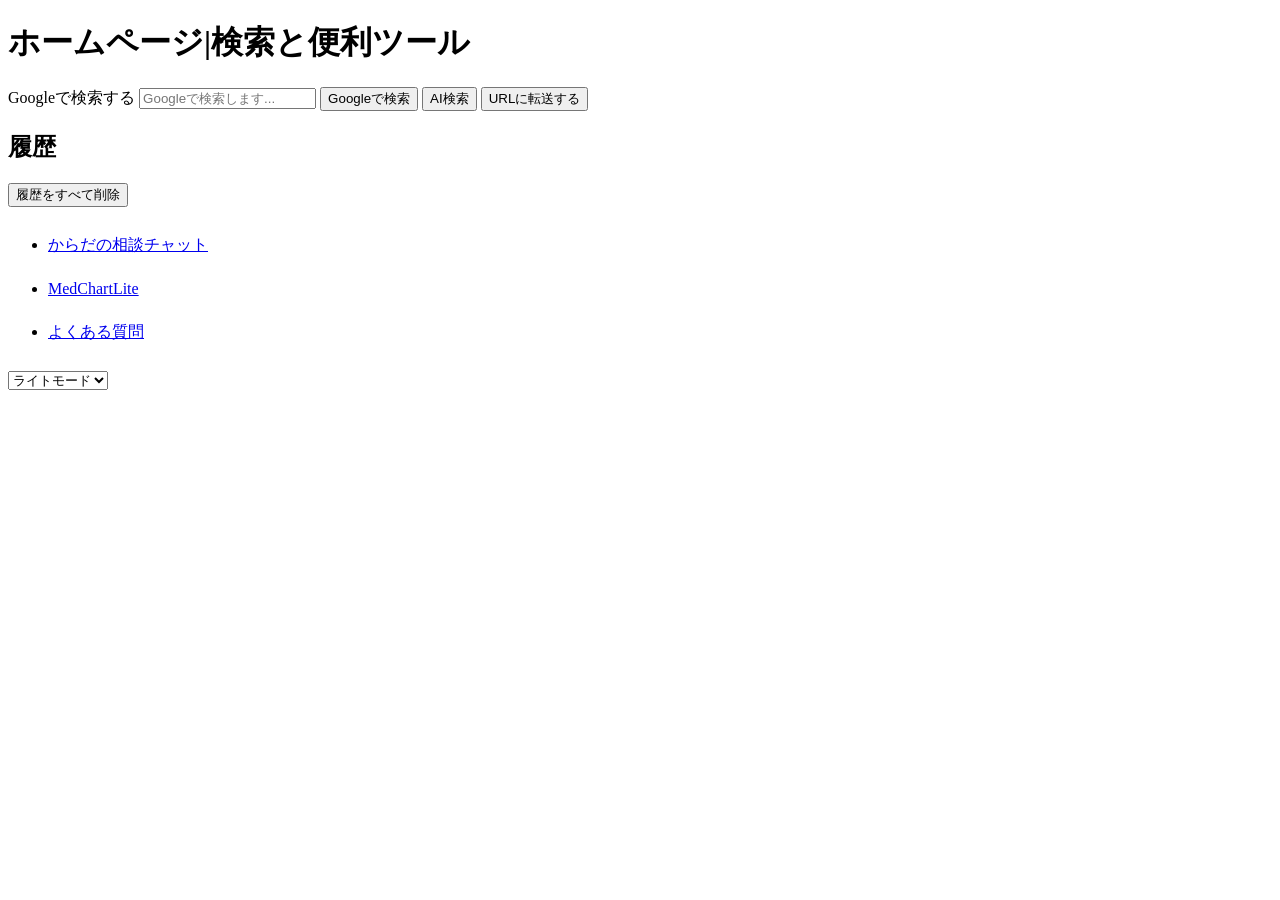
<file: index.html>
<!DOCTYPE html>
<html lang="ja">
  <head>
    <meta charset="UTF-8">
    <meta name="viewport" content="width=device-width,initial-scale=1.0">
    <title>ホームページ  |  検索と便利ツール</title>
    <meta name="description" content="Google検索やAI検索、URL・サービス名検索ができる便利なホームページ。オフラインでも利用できるほか、各種ツールやサービスにもすぐアクセスできます。">
    <link rel="manifest" href="/ytaka5004911/manifest.json">
    <meta name="theme-color" content="#2196f3">
    <meta http-equiv="x-ua-compatible" content="IE=edge">
    <link rel="icon" type="image/x-icon" sizes="16x16 32x32 48x48" href="/ytaka5004911/favicon.ico">
    <style>button:active{background-color:#1d4ed8;}main{display:block}a{display:inline-block;padding:12px 0}p{margin:12px 0}</style>
    <script>
      if ('serviceWorker' in navigator) {
        window.addEventListener('load', () => {
          const r = navigator.serviceWorker.register('/ytaka5004911/sw.js');
          r.then(s => s.update())
           .catch(e => { if (window.console) console.error(e); });
        });
      }
    </script>
  </head>
  <body>
    <h1>ホームページ|検索と便利ツール</h1>
    <main>
      <form rel="noreferrer noopener" id="searchForm" role="search" action="https://www.google.com/search" method="get" target="_blank">
        <label for="search">Googleで検索する</label>
        <input aria-label="Googleで検索する内容" enterkeyhint="search" autocorrect="false" spellcheck="false" inputmode="search" id="search" placeholder="Googleで検索します..." required type="text" name="q" writingsuggestions="false">
        <input type="hidden" name="ie" value="UTF-8">
        <input type="hidden" name="oe" value="UTF-8">
        <input type="hidden" name="hl" value="ja">
        <button aria-label="検索する" type="submit">Googleで検索</button>
        <button aria-label="AI検索する" type="submit" name="udm" value="50">AI検索</button>
        <button aria-label="URLに転送する" id="url_btn" type="button">URLに転送する</button>
      </form><h2>履歴</h2><div id="history"></div><button onclick="localStorage.removeItem('searchHistory');location.reload();">履歴をすべて削除</button>
      <nav aria-label="リンク">
        <ul>
          <li><a target="_self" href="https://ytaka5004911.github.io/ytaka5004911/sym-checker/index.html">からだの相談チャット</a></li>
          <li><a target="_self" href="https://ytaka5004911.github.io/MedChartLite/index.html">MedChartLite</a></li>
          <li><a target="_self" href="https://ytaka5004911.github.io/ytaka5004911/faq">よくある質問</a></li>
        </ul>
      </nav>
    </main><select id="themeSelect" onchange="localStorage.theme=this.value;setTheme(this.value)"><option value="light">ライトモード</option><option value="dark">ダークモード</option></select><script>var se=document.getElementById('themeSelect');var setTheme=function(t){document.body.style.backgroundColor=t==='dark'?'#1a1a1a':'#fff';document.body.style.color=t==='dark'?'#fff':'#000';};se.value=localStorage.theme||'light';setTheme(se.value)</script>
    <script>
    var S=document.getElementById('search');
document.getElementById('url_btn').addEventListener('click',function(e){
var v=S.value.replace(/^\s+|\s+$/g,'');if(e.preventDefault)e.preventDefault();else event.returnValue=false;
if(v){if(v.indexOf('://')==-1&&v.indexOf('.')!=-1)v='https://'+v;if(!v.indexOf('http')){S.value='';location.href=v;}}
});
    </script>
<script>const $=s=>document.querySelector(s),f=$('#searchForm'),s=$('#search'),d=$('#history'),K='searchHistory';let h;try{h=JSON.parse(localStorage[K])}catch{}Array.isArray(h)||(h=[]);const v=()=>{try{localStorage[K]=JSON.stringify(h)}catch{}},w=()=>d.replaceChildren(...h.map((t,i)=>{const r=document.createElement('div'),b=document.createElement('button');r.textContent=t.q+' ';r.onclick=()=>s.value+=t.q+' ';b.type='button';b.textContent='削除';b.onclick=e=>{e.stopPropagation();h.splice(i,1);v();w()};r.append(b);return r}));f.addEventListener('submit',e=>{const q=s.value.trim();q&&(h=[{q,type:e.submitter?.name=='udm'?'ai':'google'},...h.filter(x=>x.q!=q)].slice(0,30),v())});w()</script>
  </body>
</html>
</file>
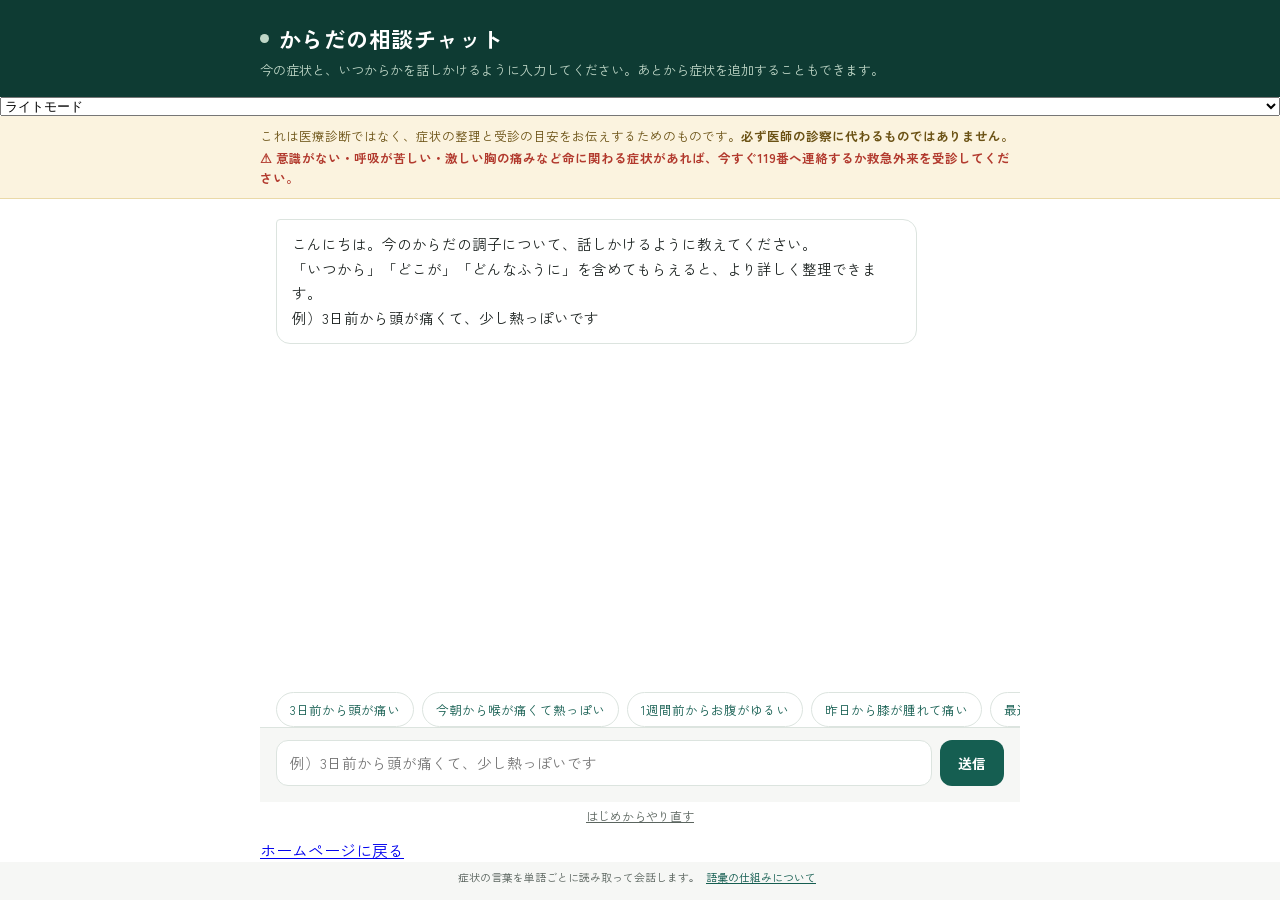
<file: sym-checker/index.html>
<!DOCTYPE html>
<html lang="ja">
<head>
<meta charset="UTF-8">
<meta name="viewport" content="width=device-width, initial-scale=1.0">
<title>からだの相談チャット  |  症状の整理・受診の目安</title>
<link rel="preconnect" href="https://fonts.googleapis.com">
<link rel="preconnect" href="https://fonts.gstatic.com" crossorigin>
<link href="https://fonts.googleapis.com/css2?family=Zen+Kaku+Gothic+New:wght@400;500;700;900&display=swap" rel="stylesheet">
<style>
  :root{
    --teal-900:#0E3B33;
    --teal-700:#155E51;
    --teal-500:#2C8172;
    --sage-300:#BFD6C7;
    --sage-100:#EAF1EC;
    --paper:#F6F7F5;
    --card:#FFFFFF;
    --ink:#1E2422;
    --ink-soft:#5B655F;
    --line:#DCE4DF;
    --alert:#B23A2E;
    --alert-bg:#FBEAE7;
    --warn:#B98A1E;
    --warn-bg:#FBF3DF;
  }
  *{box-sizing:border-box;}
  html,body{height:100%;}
  body{
    margin:0;
    font-family:"Zen Kaku Gothic New", "Hiragino Sans", "Noto Sans JP", sans-serif;
    background:var(--paper);
    color:var(--ink);
    display:flex;
    flex-direction:column;
    min-height:100vh;
  }

  /* ---------- Header ---------- */
  header{
    background:var(--teal-900);
    color:#fff;
    padding:22px 20px 18px;
    position:relative;
  }
  header .inner{
    max-width:760px;
    margin:0 auto;
  }
  header h1{
    margin:0;
    font-size:22px;
    font-weight:700;
    letter-spacing:.02em;
    display:flex;
    align-items:center;
    gap:10px;
  }
  header h1 .mark{
    width:9px;height:9px;border-radius:50%;
    background:var(--sage-300);
    display:inline-block;
  }
  header p{
    margin:6px 0 0;
    font-size:13px;
    color:var(--sage-300);
    font-weight:400;
  }

  .disclaimer{
    background:var(--warn-bg);
    border-bottom:1px solid #EAD9A8;
    color:#6B5215;
    font-size:12.5px;
    line-height:1.6;
    padding:10px 20px;
  }
  .disclaimer .inner{max-width:760px;margin:0 auto;}
  .disclaimer b{font-weight:700;}
  .disclaimer .emergency-line{
    display:block;
    margin-top:2px;
    font-weight:700;
    color:var(--alert);
  }

  /* ---------- Chat area ---------- */
  main{
    flex:1;
    display:flex;
    justify-content:center;
    overflow:hidden;
  }
  #chat-wrap{
    width:100%;
    max-width:760px;
    display:flex;
    flex-direction:column;
    height:100%;
  }
  #log{
    flex:1;
    overflow-y:auto;
    padding:20px 16px 10px;
    display:flex;
    flex-direction:column;
    gap:12px;
  }
  .msg{
    display:flex;
    max-width:88%;
  }
  .msg.bot{align-self:flex-start;}
  .msg.user{align-self:flex-end;}
  .bubble{
    padding:12px 15px;
    border-radius:14px;
    font-size:14.5px;
    line-height:1.7;
    white-space:pre-wrap;
    word-break:break-word;
  }
  .msg.bot .bubble{
    background:var(--card);
    border:1px solid var(--line);
    border-top-left-radius:4px;
    color:var(--ink);
  }
  .msg.user .bubble{
    background:var(--teal-700);
    color:#fff;
    border-top-right-radius:4px;
  }
  .msg.bot .bubble.emergency{
    background:var(--alert-bg);
    border:1px solid #E3B7AF;
    color:var(--alert);
    font-weight:700;
  }
  .msg.bot .bubble.care{
    background:var(--sage-100);
    border:1px solid var(--sage-300);
  }
  .tag-row{
    display:flex;
    flex-wrap:wrap;
    gap:6px;
    margin-top:8px;
  }
  .tag{
    font-size:11.5px;
    padding:3px 9px;
    border-radius:999px;
    background:var(--sage-100);
    color:var(--teal-700);
    border:1px solid var(--sage-300);
  }

  /* ---------- quick chips ---------- */
  #chips{
    padding:6px 16px 0;
    display:flex;
    gap:8px;
    overflow-x:auto;
  }
  #chips button{
    flex:none;
    border:1px solid var(--line);
    background:var(--card);
    color:var(--teal-700);
    border-radius:999px;
    padding:7px 13px;
    font-size:12.5px;
    font-family:inherit;
    cursor:pointer;
    white-space:nowrap;
  }
  #chips button:hover{background:var(--sage-100);}

  /* ---------- input bar ---------- */
  #input-bar{
    display:flex;
    gap:8px;
    padding:12px 16px 16px;
    border-top:1px solid var(--line);
    background:var(--paper);
  }
  #text-input{
    flex:1;
    resize:none;
    border:1px solid var(--line);
    border-radius:12px;
    padding:11px 13px;
    font-size:14.5px;
    font-family:inherit;
    background:var(--card);
    color:var(--ink);
    line-height:1.5;
    max-height:110px;
  }
  #text-input:focus{outline:2px solid var(--teal-500); outline-offset:1px;}
  #send-btn{
    background:var(--teal-700);
    color:#fff;
    border:none;
    border-radius:12px;
    padding:0 18px;
    font-size:14px;
    font-weight:700;
    font-family:inherit;
    cursor:pointer;
  }
  #send-btn:disabled{opacity:.5;cursor:default;}
  #send-btn:hover:not(:disabled){background:var(--teal-900);}

  #reset-row{
    text-align:center;
    padding:0 16px 10px;
  }
  #reset-row button{
    background:none;
    border:none;
    color:var(--ink-soft);
    font-size:12px;
    font-family:inherit;
    text-decoration:underline;
    cursor:pointer;
    padding:4px;
  }

  footer{
    text-align:center;
    font-size:11px;
    color:var(--ink-soft);
    padding:6px 16px 14px;
    background:var(--paper);
  }
  footer button.about-btn{
    background:none;border:none;color:var(--teal-700);
    text-decoration:underline;cursor:pointer;font-size:11px;font-family:inherit;
  }
  #about-panel{
    display:none;
    max-width:760px;
    margin:0 auto 10px;
    padding:12px 16px;
    background:var(--sage-100);
    border:1px solid var(--sage-300);
    border-radius:10px;
    font-size:12px;
    line-height:1.7;
    color:var(--teal-900);
  }

  @media (max-width:480px){
    header{padding:18px 14px 14px;}
    header h1{font-size:19px;}
  }
</style>
  
<meta name="description" content="からだの症状を入力すると、いつから・どこが・どんな症状かを整理し、受診の目安や診療科の参考情報を案内するチャットです。医療診断ではなく、症状整理をサポートします。">

</head>
<body>

<header>
  <div class="inner">
    <h1><span class="mark"></span>からだの相談チャット</h1>
    <p>今の症状と、いつからかを話しかけるように入力してください。あとから症状を追加することもできます。</p>
  </div>
</header>
<select id="themeSelect" onchange="localStorage.theme=this.value;setTheme(this.value)"><option value="light">ライトモード</option><option value="dark">ダークモード</option></select><script>const s=document.getElementById('themeSelect'),setTheme=t=>(document.body.style.backgroundColor=t==='dark'?'#1a1a1a':'#fff',document.body.style.color=t==='dark'?'#fff':'#000');s.value=localStorage.theme||'light';setTheme(s.value)</script>
<div class="disclaimer">
  <div class="inner">
    これは医療診断ではなく、症状の整理と受診の目安をお伝えするためのものです。<b>必ず医師の診察に代わるものではありません。</b>
    <span class="emergency-line">⚠ 意識がない・呼吸が苦しい・激しい胸の痛みなど命に関わる症状があれば、今すぐ119番へ連絡するか救急外来を受診してください。</span>
  </div>
</div>

<main>
  <div id="chat-wrap">
    <div id="log"></div>

    <div id="chips"></div>

    <div id="input-bar">
      <textarea id="text-input" rows="1" placeholder="例）3日前から頭が痛くて、少し熱っぽいです"></textarea>
      <button id="send-btn">送信</button>
    </div>
    <div id="reset-row">
      <button id="reset-btn">はじめからやり直す</button>
    </div>
    <a target="_self" href="https://ytaka5004911.github.io/ytaka5004911/index.html">ホームページに戻る</a>
  </div>
</main>

<footer>
  症状の言葉を単語ごとに読み取って会話します。<button class="about-btn" id="about-toggle">語彙の仕組みについて</button>
  <div id="about-panel"></div>
</footer>

<script>
/* =========================================================
   1. 語彙データの読み込み
   語彙は vocab.json にまとめてあります。ブラウザで直接
   index.html を開いた場合（file://）は fetch がブロックされる
   ことがあるため、その場合は下の <script id="vocab-fallback">
   に埋め込まれた同じ内容を使います。
   ========================================================= */

let BODY_GROUPS = [];
let SYMPTOM_GROUPS = [];
let INTENSITY_WORDS = [];
let FREQUENCY_WORDS = [];
let TIME_WORDS = [];
let URGENT_INTENSITY_WORDS = [];
let RED_FLAGS = [];
let SELF_HARM_WORDS = [];
let FINISH_WORDS = [];

const TIME_REGEX = /([0-9０-９]+)\s*(分|時間|日|週間|週|ヶ月|か月|カ月|ヵ月|月|年)(前|くらい前|ほど前|ぐらい前)?/g;

let bodyWordCount = 0;
let symptomWordCount = 0;
let modifierWordCount = 0;
let timeWordCount = 0;
let combinationCount = 0;

function formatNumber(n){ return n.toLocaleString("ja-JP"); }

function applyVocab(data){
  BODY_GROUPS = data.bodyGroups;
  SYMPTOM_GROUPS = data.symptomGroups;
  INTENSITY_WORDS = data.intensityWords;
  FREQUENCY_WORDS = data.frequencyWords;
  TIME_WORDS = data.timeWords;
  URGENT_INTENSITY_WORDS = data.urgentIntensityWords;
  RED_FLAGS = data.redFlags;
  SELF_HARM_WORDS = data.selfHarmWords;
  FINISH_WORDS = data.finishWords;

  bodyWordCount = BODY_GROUPS.reduce((n,g)=>n+g.items.length,0);
  symptomWordCount = SYMPTOM_GROUPS.reduce((n,g)=>n+g.items.length,0);
  modifierWordCount = INTENSITY_WORDS.length + FREQUENCY_WORDS.length;
  timeWordCount = TIME_WORDS.length;
  combinationCount = bodyWordCount * symptomWordCount * modifierWordCount * timeWordCount;
}

async function loadVocab(){
  try{
    const res = await fetch("vocab.json", { cache:"no-store" });
    if(!res.ok) throw new Error("vocab.json not reachable");
    return await res.json();
  }catch(e){
    const el = document.getElementById("vocab-fallback");
    return JSON.parse(el.textContent);
  }
}

/* =========================================================
   2. 単語単位でのテキスト解析
   ========================================================= */

function findMatches(text, groups, key){
  // 長い語から先に照合し、重複しないように部分一致を拾う
  const found = [];
  groups.forEach(group=>{
    group.items.slice().sort((a,b)=>b.length-a.length).forEach(word=>{
      if(text.includes(word)){
        found.push({ word, group: group[key], department: group.department, careTips: group.careTips || null });
      }
    });
  });
  return found;
}

function findFlat(text, words){
  return words.filter(w=>text.includes(w));
}

function findTimeExpressions(text){
  const found = findFlat(text, TIME_WORDS);
  const regexMatches = [...text.matchAll(TIME_REGEX)].map(m=>m[0]);
  return found.concat(regexMatches);
}

function containsAny(text, words){
  return words.some(w=>text.includes(w));
}

function isFinishText(text){
  const t = text.trim();
  return FINISH_WORDS.some(w=>t===w || t.startsWith(w));
}

function analyze(text){
  if(containsAny(text, SELF_HARM_WORDS)){
    return { type:"selfharm" };
  }
  if(containsAny(text, RED_FLAGS)){
    return { type:"emergency", matched: RED_FLAGS.filter(w=>text.includes(w)) };
  }
  return {
    type:"normal",
    bodyParts: findMatches(text, BODY_GROUPS, "system"),
    symptoms: findMatches(text, SYMPTOM_GROUPS, "category"),
    intensity: findFlat(text, INTENSITY_WORDS),
    frequency: findFlat(text, FREQUENCY_WORDS),
    times: findTimeExpressions(text),
    finish: isFinishText(text),
  };
}

/* =========================================================
   3. 会話の状態管理
   ========================================================= */

const session = {
  records: [],       // {body, symptom, department}
  times: new Set(),
  intensity: new Set(),
  frequency: new Set(),
  askedTime: false,
  askedIntensity: false,
  turnCount: 0,
  emergencyShown: false,
};

function resetSession(){
  session.records = [];
  session.times = new Set();
  session.intensity = new Set();
  session.frequency = new Set();
  session.askedTime = false;
  session.askedIntensity = false;
  session.turnCount = 0;
  session.emergencyShown = false;
}

const GENERIC_DEPARTMENT_PLACEHOLDER = "症状のある部位に応じた診療科";

function resolveDepartment(bp, sy){
  if(sy && sy.department && sy.department !== GENERIC_DEPARTMENT_PLACEHOLDER) return sy.department;
  if(bp && bp.department) return bp.department;
  if(sy) return sy.department;
  return null;
}

function mergeParsed(parsed){
  parsed.times.forEach(t=>session.times.add(t));
  parsed.intensity.forEach(t=>session.intensity.add(t));
  parsed.frequency.forEach(t=>session.frequency.add(t));

  if(parsed.bodyParts.length && parsed.symptoms.length){
    parsed.bodyParts.forEach(bp=>{
      parsed.symptoms.forEach(sy=>{
        const exists = session.records.some(r=>r.body===bp.word && r.symptom===sy.word);
        if(!exists){
          session.records.push({ body:bp.word, bodySystem:bp.group, symptom:sy.word, category:sy.group, department:resolveDepartment(bp, sy), careTips:sy.careTips });
        }
      });
    });
  } else if(parsed.bodyParts.length){
    parsed.bodyParts.forEach(bp=>{
      const exists = session.records.some(r=>r.body===bp.word && !r.symptom);
      if(!exists) session.records.push({ body:bp.word, bodySystem:bp.group, symptom:null, category:null, department:bp.department, careTips:null });
    });
  } else if(parsed.symptoms.length){
    parsed.symptoms.forEach(sy=>{
      const exists = session.records.some(r=>r.symptom===sy.word && !r.body);
      if(!exists) session.records.push({ body:null, symptom:sy.word, category:sy.group, department: sy.department === GENERIC_DEPARTMENT_PLACEHOLDER ? "内科（部位がはっきりすれば専門科の目安も出せます）" : sy.department, careTips:sy.careTips });
    });
  }
}

function assessUrgency(){
  const strong = [...session.intensity].some(w=>URGENT_INTENSITY_WORDS.includes(w));
  const veryRecent = [...session.times].some(t=>["今日から","今朝から","今から","たった今","急に","突然"].includes(t));
  if(strong){
    return "程度が強いとのことなので、我慢せずになるべく早め（できれば本日中）の受診をおすすめします。";
  }
  if(veryRecent && session.records.length){
    return "急に始まった症状のようです。しばらく様子を見ても構いませんが、悪化する場合や新しい症状が加わる場合はすぐ受診してください。";
  }
  return "数日様子を見ても改善しない場合や、少しずつ悪化する場合は受診を検討してください。";
}

function buildAckLine(parsed){
  const parts = [];
  parsed.bodyParts.forEach(bp=>parts.push("「"+bp.word+"」"));
  parsed.symptoms.forEach(sy=>parts.push("「"+sy.word+"」"));
  if(!parts.length) return null;

  let line = parts.join("・") + " について了解しました。";

  const extras = [];
  parsed.frequency.forEach(f=>extras.push("「"+f+"」症状が出る"));
  parsed.intensity.forEach(i=>extras.push("「"+i+"」程度"));
  parsed.times.forEach(t=>extras.push("「"+t+"」"));
  if(extras.length){
    line += "\n" + extras.join("、") + "とのことですね。";
  }
  return line;
}

function summaryText(){
  if(!session.records.length){
    return "記録されている症状はまだありません。";
  }
  const lines = session.records.map(r=>{
    let line = "・";
    if(r.body) line += r.body;
    if(r.symptom) line += (r.body ? "の" : "") + r.symptom;
    return line;
  });
  const times = [...session.times];
  const intensity = [...session.intensity, ...session.frequency];
  const departments = [...new Set(session.records.map(r=>r.department).filter(Boolean))];

  let out = "ここまでの内容を整理しますね。\n\n" + lines.join("\n");
  if(times.length) out += "\n\n【時期】" + times.join("、");
  if(intensity.length) out += "\n【程度・頻度】" + intensity.join("、");

  out += "\n\n【受診の目安】\n" + assessUrgency();

  if(departments.length){
    out += "\n\n【目安となる診療科】\n" + departments.map(d=>"・"+d).join("\n");
  }

  // カテゴリごとの具体的な対応（セルフケア）をまとめて重複なく表示
  const seenCategories = new Set();
  const tipBlocks = [];
  session.records.forEach(r=>{
    if(r.category && r.careTips && !seenCategories.has(r.category)){
      seenCategories.add(r.category);
      tipBlocks.push("■ " + r.category + "への対応\n" + r.careTips.map(t=>"・"+t).join("\n"));
    }
  });
  if(tipBlocks.length){
    out += "\n\n【今できる対応の目安】\n" + tipBlocks.join("\n\n");
  }

  out += "\n\n※ここでの対応はあくまで一般的なセルフケアの目安です。市販薬を使う場合は必ず用法・用量を守り、"
       + "持病がある方・妊娠中の方・小さなお子さんや高齢の方は自己判断せず医師や薬剤師に相談してください。"
       + "症状が続く場合や強くなる場合は、早めに医療機関を受診してください。";
  return out;
}

/* =========================================================
   4. 応答生成
   ========================================================= */

function emergencyReply(matched){
  session.emergencyShown = true;
  return "⚠ 今おっしゃった内容には、緊急性が高い可能性のある症状（" + matched.join("、") + "）が含まれています。\n\n"
    + "すぐに119番へ連絡するか、救急外来を受診してください。一人で判断せず、周りの人にも助けを求めてください。\n\n"
    + "落ち着いてから、他に伝えたいことがあれば続けて入力してください。";
}

function selfHarmReply(){
  return "つらい気持ちを話してくれてありがとうございます。今のお気持ちは、一人で抱え込まなくて大丈夫です。\n\n"
    + "もしよろしければ、下記の相談窓口にも連絡してみてください。\n"
    + "・よりそいホットライン：0120-279-338（24時間・無料）\n"
    + "・いのちの電話：0570-064-556\n"
    + "・チャット相談「生きづらびっと」（SNS相談）\n\n"
    + "体の症状について話したいことがあれば、続けて教えてください。無理のない範囲で大丈夫です。";
}

function normalReply(parsed, text){
  session.turnCount++;

  if(parsed.finish && session.records.length){
    return { text: summaryText(), tone:"care", done:true };
  }

  const ack = buildAckLine(parsed);
  const hasAnyInfo = parsed.bodyParts.length || parsed.symptoms.length || parsed.times.length || parsed.intensity.length || parsed.frequency.length;

  if(!hasAnyInfo){
    if(session.turnCount === 1 && !session.records.length){
      return { text: "うまく読み取れませんでした。「いつから」「どこが」「どんなふうに」を含めて、もう少し具体的に教えてください。\n例）3日前から頭が痛くて、少し熱っぽいです", tone:"bot" };
    }
    return { text: "もう少し詳しく教えてもらえますか？（例：場所、痛み方、いつからか など）", tone:"bot" };
  }

  let reply = "";
  if(ack) reply += ack + "\n\n";

  if(!session.times.size && !session.askedTime){
    session.askedTime = true;
    reply += "その症状はいつ頃からありますか？（例：3日前から、今朝から、1週間くらい前から）";
  } else if(!session.intensity.size && !session.frequency.size && !session.askedIntensity){
    session.askedIntensity = true;
    reply += "症状の程度や現れ方も教えてください。（例：かなり強い、時々、動くとひどくなる など）";
  } else {
    reply += "他に気になる症状はありますか？なければ「ない」と入力してください。";
  }
  return { text: reply, tone:"bot" };
}

/* =========================================================
   5. UI 制御
   ========================================================= */

const log = document.getElementById("log");
const input = document.getElementById("text-input");
const sendBtn = document.getElementById("send-btn");
const resetBtn = document.getElementById("reset-btn");
const chipsWrap = document.getElementById("chips");
const aboutToggle = document.getElementById("about-toggle");
const aboutPanel = document.getElementById("about-panel");

function addMessage(role, text, tone){
  const wrap = document.createElement("div");
  wrap.className = "msg " + role;
  const bubble = document.createElement("div");
  bubble.className = "bubble" + (tone ? " " + tone : "");
  bubble.textContent = text;
  wrap.appendChild(bubble);
  log.appendChild(wrap);
  log.scrollTop = log.scrollHeight;
}

function handleUserText(text){
  if(!text.trim()) return;
  addMessage("user", text);
  input.value = "";
  autoresize();

  const parsed = analyze(text);

  if(parsed.type === "emergency"){
    addMessage("bot", emergencyReply(parsed.matched), "emergency");
    return;
  }
  if(parsed.type === "selfharm"){
    addMessage("bot", selfHarmReply(), "care");
    return;
  }

  mergeParsed(parsed);
  const result = normalReply(parsed, text);
  addMessage("bot", result.text, result.tone === "care" ? "care" : undefined);
}

function autoresize(){
  input.style.height = "auto";
  input.style.height = Math.min(input.scrollHeight, 110) + "px";
}

const CHIP_EXAMPLES = [
  "3日前から頭が痛い",
  "今朝から喉が痛くて熱っぽい",
  "1週間前からお腹がゆるい",
  "昨日から膝が腫れて痛い",
  "最近ずっとだるくて眠れない",
];

function showGreeting(){
  addMessage("bot",
    "こんにちは。今のからだの調子について、話しかけるように教えてください。\n"
    + "「いつから」「どこが」「どんなふうに」を含めてもらえると、より詳しく整理できます。\n"
    + "例）3日前から頭が痛くて、少し熱っぽいです"
  );
}

async function init(){
  sendBtn.disabled = true;
  input.disabled = true;
  input.placeholder = "語彙データを読み込み中です…";

  const data = await loadVocab();
  applyVocab(data);

  sendBtn.disabled = false;
  input.disabled = false;
  input.placeholder = "例）3日前から頭が痛くて、少し熱っぽいです";

  sendBtn.addEventListener("click", ()=>handleUserText(input.value));
  input.addEventListener("keydown", (e)=>{
    if(e.key === "Enter" && !e.shiftKey){
      e.preventDefault();
      handleUserText(input.value);
    }
  });
  input.addEventListener("input", autoresize);

  resetBtn.addEventListener("click", ()=>{
    resetSession();
    log.innerHTML = "";
    showGreeting();
  });

  CHIP_EXAMPLES.forEach(ex=>{
    const b = document.createElement("button");
    b.textContent = ex;
    b.addEventListener("click", ()=>{ input.value = ex; handleUserText(ex); });
    chipsWrap.appendChild(b);
  });

  aboutToggle.addEventListener("click", ()=>{
    const isOpen = aboutPanel.style.display === "block";
    aboutPanel.style.display = isOpen ? "none" : "block";
    aboutPanel.innerHTML =
      "このチャットは、あらかじめ用意した「体の部位（" + formatNumber(bodyWordCount) + "語）」"
      + "「症状の表現（" + formatNumber(symptomWordCount) + "語）」"
      + "「程度・頻度の表現（" + formatNumber(modifierWordCount) + "語）」"
      + "「時期の表現（" + formatNumber(timeWordCount) + "語＋数字表現）」を、"
      + "vocab.json というファイルにまとめて持ち、入力文の中から単語ごとに探して意味を理解しています。"
      + "これらは自由に組み合わせて使えるため、"
      + formatNumber(bodyWordCount) + "×" + formatNumber(symptomWordCount) + "×"
      + formatNumber(modifierWordCount) + "×" + formatNumber(timeWordCount)
      + " で 約" + formatNumber(combinationCount) + " 通り以上の言い回しに対応できます。"
      + "特定の病気を診断するものではなく、一般的な整理を行うためのしくみです。";
  });

  showGreeting();
}

init();
</script>

<script type="application/json" id="vocab-fallback">
{
  "bodyGroups": [
    {
      "system": "頭部・顔",
      "department": "内科 / 脳神経内科",
      "items": [
        "頭",
        "頭部",
        "頭全体",
        "頭頂部",
        "頭頂",
        "後頭部",
        "側頭部",
        "前頭部",
        "こめかみ",
        "こめかみの右",
        "こめかみの左",
        "額",
        "眉間",
        "眉",
        "眉毛",
        "目",
        "目の奥",
        "眼",
        "右目",
        "左目",
        "まぶた",
        "まつ毛",
        "涙腺",
        "耳",
        "耳の奥",
        "耳たぶ",
        "右耳",
        "左耳",
        "鼻",
        "鼻の奥",
        "鼻筋",
        "鼻先",
        "鼻の穴",
        "小鼻",
        "口",
        "口の中",
        "唇",
        "上唇",
        "下唇",
        "舌",
        "舌の先",
        "舌の付け根",
        "歯",
        "歯全体",
        "奥歯",
        "前歯",
        "親知らず",
        "歯茎",
        "顎",
        "あご",
        "顎関節",
        "頬",
        "ほほ",
        "右頬",
        "左頬",
        "顔",
        "顔全体",
        "顔の右側",
        "顔の左側",
        "頭の右側",
        "頭の左側",
        "生え際",
        "のどちんこ",
        "口角",
        "脳",
        "脳の中",
        "あたま",
        "おでこ",
        "まゆげ",
        "みみ",
        "はな",
        "くちびる"
      ]
    },
    {
      "system": "首・喉",
      "department": "耳鼻咽喉科 / 内科",
      "items": [
        "首",
        "首全体",
        "首の右側",
        "首の左側",
        "のど",
        "喉",
        "喉の奥",
        "のどぼとけ",
        "扁桃",
        "扁桃腺",
        "首の後ろ",
        "うなじ",
        "首筋",
        "甲状腺のあたり",
        "気管のあたり",
        "気管",
        "首の付け根",
        "肩と首の間",
        "食道の入り口",
        "くび"
      ]
    },
    {
      "system": "胸部",
      "department": "呼吸器内科 / 循環器内科",
      "items": [
        "胸",
        "胸全体",
        "胸の中央",
        "胸の左側",
        "胸の右側",
        "右胸",
        "左胸",
        "胸の下",
        "心臓のあたり",
        "肋骨",
        "肋骨の下",
        "胸骨",
        "脇腹の上",
        "脇の下",
        "乳房",
        "乳首",
        "背中の上部",
        "肩甲骨の間",
        "みぞおちの上",
        "むね"
      ]
    },
    {
      "system": "腹部",
      "department": "消化器内科 / 内科",
      "items": [
        "お腹",
        "腹",
        "腹全体",
        "おなか",
        "上腹部",
        "下腹部",
        "右上腹部",
        "左上腹部",
        "右下腹部",
        "左下腹部",
        "へそ周り",
        "おへそ",
        "おへその上",
        "おへその下",
        "胃のあたり",
        "みぞおち",
        "脇腹",
        "右脇腹",
        "左脇腹",
        "下腹",
        "恥骨のあたり",
        "腸のあたり",
        "腸",
        "大腸のあたり",
        "小腸のあたり",
        "肝臓のあたり",
        "膵臓のあたり",
        "盲腸のあたり"
      ]
    },
    {
      "system": "背中・腰",
      "department": "整形外科 / 内科",
      "items": [
        "背中",
        "背中全体",
        "背中の下部",
        "右背中",
        "左背中",
        "肩甲骨",
        "腰",
        "腰全体",
        "腰の右側",
        "腰の左側",
        "仙骨のあたり",
        "仙腸関節のあたり",
        "尾てい骨",
        "脊椎",
        "背骨",
        "背筋",
        "せなか",
        "こし"
      ]
    },
    {
      "system": "肩・腕・手",
      "department": "整形外科",
      "items": [
        "肩",
        "肩全体",
        "肩の付け根",
        "右肩",
        "左肩",
        "二の腕",
        "腕",
        "右腕",
        "左腕",
        "肘",
        "肘の内側",
        "肘の外側",
        "前腕",
        "手首",
        "手首の内側",
        "手首の外側",
        "手首から先",
        "手",
        "手のひら",
        "手のひら全体",
        "手の甲",
        "手の甲全体",
        "指",
        "指の関節",
        "指先",
        "親指",
        "人差し指",
        "中指",
        "薬指",
        "小指",
        "爪",
        "うで",
        "てくび",
        "ゆび",
        "おやゆび"
      ]
    },
    {
      "system": "脚・足",
      "department": "整形外科",
      "items": [
        "股関節",
        "股関節の右",
        "股関節の左",
        "太もも",
        "もも",
        "太ももの前",
        "太ももの裏",
        "膝",
        "ひざ",
        "膝の裏",
        "膝のお皿",
        "すね",
        "すねの内側",
        "ふくらはぎ",
        "足首",
        "足首の外側",
        "足首の内側",
        "足",
        "足の裏",
        "土踏まず",
        "かかと",
        "足の甲",
        "足の甲全体",
        "足の指",
        "足の爪",
        "足の爪の周り",
        "つまさき"
      ]
    },
    {
      "system": "皮膚",
      "department": "皮膚科",
      "items": [
        "肌",
        "皮膚",
        "全身の皮膚",
        "顔の皮膚",
        "頭皮",
        "首の皮膚",
        "背中の皮膚",
        "腕の皮膚",
        "手の皮膚",
        "お腹の皮膚",
        "胸の皮膚",
        "足の皮膚",
        "陰部の皮膚",
        "粘膜",
        "はだ"
      ]
    },
    {
      "system": "泌尿・生殖器",
      "department": "泌尿器科 / 婦人科",
      "items": [
        "排尿時",
        "尿道",
        "尿道の出口",
        "膀胱のあたり",
        "陰部",
        "会陰部",
        "下腹部の奥",
        "生理",
        "月経",
        "おりもの",
        "精巣のあたり",
        "前立腺のあたり",
        "子宮のあたり",
        "卵巣のあたり"
      ]
    },
    {
      "system": "精神・全身",
      "department": "心療内科 / 精神科 / 内科",
      "items": [
        "体全体",
        "全身",
        "気分",
        "心",
        "頭の中",
        "気持ち",
        "体",
        "身体全体",
        "頭の後ろのほう",
        "全身の関節",
        "全身の筋肉",
        "呼吸全体",
        "からだ",
        "きもち"
      ]
    }
  ],
  "symptomGroups": [
    {
      "category": "痛み",
      "department": "症状のある部位に応じた診療科",
      "careTips": [
        "体を締め付けない楽な姿勢で安静にする",
        "急な怪我によるものなら冷やす、慢性的なこわばりなら温めると楽になることがある",
        "市販薬を使う場合は必ず用法・用量を守り、迷ったら薬剤師や医師に相談する",
        "2〜3日たっても改善しない、または悪化する場合は受診する"
      ],
      "items": [
        "痛い",
        "痛み",
        "痛む",
        "ズキズキする",
        "ズキズキ",
        "キリキリする",
        "キリキリ",
        "チクチクする",
        "チクチク",
        "ヒリヒリする",
        "ヒリヒリ",
        "ジンジンする",
        "ジンジン",
        "ピリピリする",
        "ピリピリ",
        "締め付けられる",
        "締め付け感",
        "圧迫される",
        "圧迫感",
        "刺すような痛み",
        "刺されるような痛み",
        "焼けるような痛み",
        "割れるような痛み",
        "脈打つような痛み",
        "波打つ痛み",
        "鈍い痛み",
        "鋭い痛み",
        "じんわり痛い",
        "うずく",
        "うずき",
        "突っ張る",
        "つっぱる感じ",
        "こわばる",
        "こわばり",
        "重だるい",
        "重い感じ",
        "張る感じ",
        "張り",
        "動かすと痛い",
        "触ると痛い",
        "押すと痛い",
        "夜になると痛む",
        "朝方に痛む",
        "つる感じ",
        "つった",
        "こむら返り",
        "痙攣するような痛み",
        "いたい",
        "いたみ",
        "いたむ",
        "ずきずき",
        "ちくちく",
        "ひりひり",
        "じんじん",
        "ぴりぴり",
        "痛くなる",
        "痛くなってきた",
        "痛かった",
        "痛くて",
        "こる",
        "こり",
        "肩こり"
      ]
    },
    {
      "category": "発熱・悪寒",
      "department": "内科",
      "careTips": [
        "こまめに水分を摂る（経口補水液もおすすめ）",
        "消化の良いものを少量ずつ食べる",
        "悪寒があるときは温め、熱が上がりきったら薄着にして熱を逃がす",
        "汗をかいたらこまめに着替える",
        "高熱が2〜3日以上続く、ぐったりしている場合は受診する"
      ],
      "items": [
        "熱がある",
        "発熱",
        "高熱",
        "微熱",
        "熱っぽい",
        "熱っぽさが続く",
        "体温が高い",
        "平熱より高い",
        "悪寒",
        "寒気",
        "震えが止まらない",
        "体が熱い",
        "汗が止まらない",
        "冷や汗",
        "顔がほてる",
        "のぼせる",
        "熱が上がったり下がったりする",
        "寒気がして震える",
        "布団に入っても寒い",
        "はつねつ",
        "おかん",
        "さむけ",
        "ねつっぽい"
      ]
    },
    {
      "category": "消化器症状",
      "department": "消化器内科",
      "careTips": [
        "水分や経口補水液を少量ずつこまめに摂る",
        "脂っこいもの・刺激物・アルコールを控える",
        "嘔吐や下痢が続くときは無理に食べようとしない",
        "便に血が混じる、真っ黒い便が出る場合はすぐ受診する"
      ],
      "items": [
        "吐き気",
        "嘔吐",
        "吐いた",
        "下痢",
        "便秘",
        "お腹がゆるい",
        "お腹が張る",
        "げっぷが出る",
        "胸焼け",
        "食欲がない",
        "食欲不振",
        "胃もたれ",
        "便に血が混じる",
        "黒い便",
        "お腹がゴロゴロする",
        "胃が痛い",
        "胃がキリキリする",
        "みぞおちが痛い",
        "お腹がキュルキュルする",
        "ガスがたまる感じ",
        "便が細い",
        "便が出にくい",
        "残便感がある",
        "食べるとすぐお腹がいっぱいになる",
        "喉のつかえ感",
        "飲み込みにくい",
        "しゃっくりが止まらない",
        "はきけ",
        "おうと",
        "げり",
        "べんぴ"
      ]
    },
    {
      "category": "呼吸器症状",
      "department": "呼吸器内科",
      "careTips": [
        "室内を適度に加湿する",
        "水分をとって痰を出しやすくする",
        "たばこの煙など刺激になるものを避ける",
        "呼吸が苦しい、唇の色が悪いなど強い症状があればすぐ受診する"
      ],
      "items": [
        "咳が出る",
        "咳",
        "痰が出る",
        "痰",
        "息苦しい",
        "息切れ",
        "呼吸が浅い",
        "呼吸が苦しい",
        "喘鳴",
        "ゼーゼーする",
        "くしゃみ",
        "鼻水",
        "鼻づまり",
        "声がかすれる",
        "夜になると咳がひどくなる",
        "痰に血が混じる",
        "呼吸のたびに音がする",
        "のどがイガイガする",
        "のどに違和感がある",
        "話すと息が切れる",
        "少し動いただけで息が上がる",
        "せき",
        "いきぎれ"
      ]
    },
    {
      "category": "循環器症状",
      "department": "循環器内科",
      "careTips": [
        "激しい運動を控えて安静にする",
        "むくみがあるときは脚を高くして休む",
        "カフェインやアルコールを控える",
        "動悸や胸の違和感が続く、繰り返す場合は早めに受診する"
      ],
      "items": [
        "動悸",
        "脈が速い",
        "脈が飛ぶ",
        "脈が乱れる",
        "脈が不規則",
        "胸がドキドキする",
        "胸がざわざわする",
        "立ちくらみ",
        "急に立つとくらっとする",
        "むくみ",
        "むくむ",
        "足がむくむ",
        "手足が冷たい",
        "手足の先が冷える",
        "どうき"
      ]
    },
    {
      "category": "神経症状",
      "department": "脳神経内科",
      "careTips": [
        "転倒しないよう無理に動かず、めまいがあるときは座るか横になる",
        "車の運転や高所での作業を控える",
        "急に力が入らない、しびれが強くなった場合は様子を見ずすぐ受診する"
      ],
      "items": [
        "めまい",
        "ふらつく",
        "しびれる",
        "しびれ",
        "感覚がない",
        "力が入らない",
        "力が抜ける感じ",
        "ろれつが回らない",
        "物が二重に見える",
        "視野が欠ける",
        "記憶が飛ぶ",
        "意識が遠のく",
        "頭がぼーっとする",
        "頭が働かない",
        "手がしびれる",
        "足がしびれる",
        "顔の一部がしびれる",
        "震えが出る",
        "手が震える",
        "めまいで立てない",
        "天井が回る感じ"
      ]
    },
    {
      "category": "皮膚症状",
      "department": "皮膚科",
      "careTips": [
        "かかずに冷やす",
        "刺激の少ない服・石けんを選ぶ",
        "患部を清潔に保つ",
        "急速に広がる、水ぶくれが破れる、発熱を伴う場合は受診する"
      ],
      "items": [
        "かゆい",
        "かゆみ",
        "発疹",
        "赤み",
        "湿疹",
        "じんましん",
        "水ぶくれ",
        "腫れる",
        "腫れ",
        "むくみが出る",
        "かさぶた",
        "肌荒れ",
        "乾燥する",
        "色が変わる",
        "皮がむける",
        "かさかさする",
        "ジュクジュクする",
        "膿が出る",
        "出血斑ができる",
        "あざができやすい",
        "蚊に刺されたような跡",
        "日焼けのようになる",
        "ほっしん",
        "しっしん"
      ]
    },
    {
      "category": "精神・全身症状",
      "department": "心療内科・精神科",
      "careTips": [
        "睡眠・食事のリズムをできる範囲で整える",
        "無理をせず、休める時間を確保する",
        "一人で抱え込まず、周囲の人や専門家に話す",
        "つらい状態が2週間以上続く場合は心療内科・精神科への相談を検討する"
      ],
      "items": [
        "だるい",
        "倦怠感",
        "疲れが取れない",
        "眠れない",
        "不眠",
        "気分が落ち込む",
        "やる気が出ない",
        "不安になる",
        "イライラする",
        "集中できない",
        "食欲の変化",
        "涙が出やすい",
        "何もやる気が起きない",
        "人に会いたくない",
        "焦りを感じる",
        "動悸と一緒に不安になる",
        "朝起きるのがつらい",
        "食べ過ぎてしまう",
        "急に体重が減った",
        "急に体重が増えた",
        "けんたいかん",
        "ふみん"
      ]
    },
    {
      "category": "泌尿・生殖器症状",
      "department": "泌尿器科・婦人科",
      "careTips": [
        "水分を多めに摂る",
        "体、特に下半身を冷やさない",
        "排泄を我慢しすぎない",
        "血尿や強い痛み、発熱を伴う場合は早めに受診する"
      ],
      "items": [
        "排尿時に痛む",
        "頻尿",
        "尿が出にくい",
        "尿の色が濃い",
        "血尿",
        "生理不順",
        "生理痛がひどい",
        "おりものの異常",
        "残尿感がある",
        "尿の勢いが弱い",
        "尿に泡が多い",
        "股間に違和感がある",
        "生理の量が多い",
        "生理の量が少ない",
        "不正出血がある",
        "ひんにょう",
        "けつにょう"
      ]
    },
    {
      "category": "目・耳の症状",
      "department": "眼科・耳鼻咽喉科",
      "careTips": [
        "目や耳をこすらない",
        "強い光や大きな音を避けて休む",
        "コンタクトレンズは外して眼鏡にする",
        "症状が急に悪化する、視力や聴力が明らかに落ちる場合はすぐ受診する"
      ],
      "items": [
        "目やにが出る",
        "目が充血する",
        "涙が止まらない",
        "目がかすむ",
        "視界がぼやける",
        "まぶしく感じる",
        "耳鳴りがする",
        "耳が聞こえにくい",
        "耳がつまった感じ",
        "耳だれが出る",
        "耳の中がかゆい",
        "めまいと耳鳴りが一緒に起こる",
        "みみなりがする"
      ]
    },
    {
      "category": "口・喉のその他症状",
      "department": "耳鼻咽喉科・歯科",
      "careTips": [
        "こまめに水分・うがいで口の中を清潔に保つ",
        "刺激の強い食べ物・熱い飲食物を避ける",
        "無理に声を出さず喉を休める",
        "強い痛みで水分も飲み込めない場合は早めに受診する"
      ],
      "items": [
        "口内炎ができる",
        "口の中が乾く",
        "味がわからない",
        "口臭が気になる",
        "歯がしみる",
        "歯ぐきから血が出る",
        "喉が渇く",
        "唾を飲み込むと痛い",
        "声がまったく出ない"
      ]
    }
  ],
  "intensityWords": [
    "少し",
    "やや",
    "かなり",
    "非常に",
    "我慢できないほど",
    "耐えられないくらい",
    "軽い",
    "強い",
    "激しい",
    "ひどい",
    "だんだん強くなる",
    "急激に強くなる",
    "波のように強くなったり弱くなったりする",
    "我慢できる程度",
    "気にならない程度",
    "かろうじて我慢できる",
    "日に日にひどくなる",
    "一瞬だけ強い"
  ],
  "frequencyWords": [
    "時々",
    "たまに",
    "頻繁に",
    "常に",
    "ずっと",
    "断続的に",
    "波があるように",
    "一日中",
    "夜になると",
    "朝になると",
    "食後に",
    "食前に",
    "運動すると",
    "安静にしていても",
    "動くと",
    "じっとしていると",
    "横になると",
    "起き上がると",
    "ストレスがあると",
    "毎日",
    "毎晩",
    "週に数回",
    "月に数回",
    "天気が悪いと",
    "気圧が下がると",
    "季節の変わり目に",
    "生理の前後に",
    "寝ている間に",
    "起きてすぐ",
    "入浴すると",
    "冷えると",
    "疲れると",
    "緊張すると",
    "座ると",
    "立つと",
    "立ち上がると",
    "しゃがむと",
    "かがむと",
    "前かがみになると",
    "体を反らすと",
    "振り向くと",
    "首を回すと",
    "首を傾けると",
    "体をひねると",
    "腰を曲げると",
    "階段を上ると",
    "階段を下りると",
    "歩くと",
    "走ると",
    "少し歩いただけで",
    "長時間歩くと",
    "長時間立っていると",
    "長時間座っていると",
    "座りっぱなしでいると",
    "深呼吸すると",
    "咳をすると",
    "くしゃみをすると",
    "飲み込むと",
    "噛むと",
    "話すと",
    "大きく口を開けると",
    "目を動かすと",
    "目を閉じると",
    "目を使い続けると",
    "スマホを見ていると",
    "パソコンを使うと",
    "力を入れると",
    "力むと",
    "いきむと",
    "重い物を持つと",
    "体をひねったときに",
    "寝返りを打つと",
    "うつ伏せになると",
    "横向きに寝ると",
    "仰向けに寝ると",
    "お風呂に入ると",
    "シャワーを浴びると",
    "汗をかくと",
    "冷たいものを飲むと",
    "熱いものを飲むと",
    "体を冷やすと",
    "気温が下がると",
    "天気が変わると",
    "排便時に",
    "力を抜くと"
  ],
  "timeWords": [
    "今日から",
    "今朝から",
    "昨日から",
    "一昨日から",
    "おととい",
    "今週から",
    "先週から",
    "先々週から",
    "今月から",
    "先月から",
    "先々月から",
    "今から",
    "たった今",
    "数分前から",
    "数時間前から",
    "数日前から",
    "3日前くらいから",
    "数週間前から",
    "数ヶ月前から",
    "1ヶ月半前から",
    "半年前から",
    "1年前から",
    "去年から",
    "数年前から",
    "何年も前から",
    "子供の頃から",
    "生まれつき",
    "急に",
    "突然",
    "思い出せないくらい前から",
    "起きた瞬間から",
    "気づいたら",
    "少しずつ前から",
    "以前からたびたび",
    "再発した",
    "前にもあった"
  ],
  "urgentIntensityWords": [
    "激しい",
    "耐えられないくらい",
    "我慢できないほど",
    "ひどい",
    "非常に",
    "急激に強くなる"
  ],
  "redFlags": [
    "意識がない",
    "呼びかけに反応しない",
    "呼吸をしていない",
    "呼吸が止まった",
    "唇が紫色",
    "けいれんしている",
    "けいれん発作",
    "大量に出血",
    "出血が止まらない",
    "胸が締め付けられるように痛い",
    "冷や汗を伴う胸の痛み",
    "突然のろれつが回らない",
    "呂律が回らず言葉が出ない",
    "顔の片側が動かない",
    "顔がゆがんでいる",
    "片方の手足に急に力が入らない",
    "手足が急に動かせない",
    "片目が急に見えなくなった",
    "視界が急に真っ暗になった",
    "今までで一番激しい頭痛",
    "強い頭痛と吐き気が同時にある",
    "高熱で意識がもうろう",
    "真っ黒い便が出る",
    "吐血した",
    "妊娠中の激しい下腹部の痛み",
    "突然の激しい腹痛で動けない",
    "刺された",
    "強く頭を打った",
    "高い場所から落ちた",
    "交通事故にあった",
    "骨が飛び出ている",
    "首を絞められた",
    "溺れ",
    "大量の薬を飲んでしまった"
  ],
  "selfHarmWords": [
    "死にたい",
    "消えたい",
    "自殺したい",
    "生きているのがつらい",
    "死のうと思う",
    "自分を傷つけたい",
    "リストカット",
    "もう終わりにしたい",
    "もう限界",
    "消えてしまいたい",
    "誰もいなくなればいい",
    "自分なんていない方がいい"
  ],
  "finishWords": [
    "ない",
    "特にない",
    "もうない",
    "以上です",
    "以上",
    "終わり",
    "大丈夫です",
    "もう平気",
    "それだけです",
    "ありません",
    "特にありません",
    "もう大丈夫",
    "それで全部です",
    "以上で終わります",
    "ほかにはないです"
  ]
}
</script>
</body>
</html>
</file>
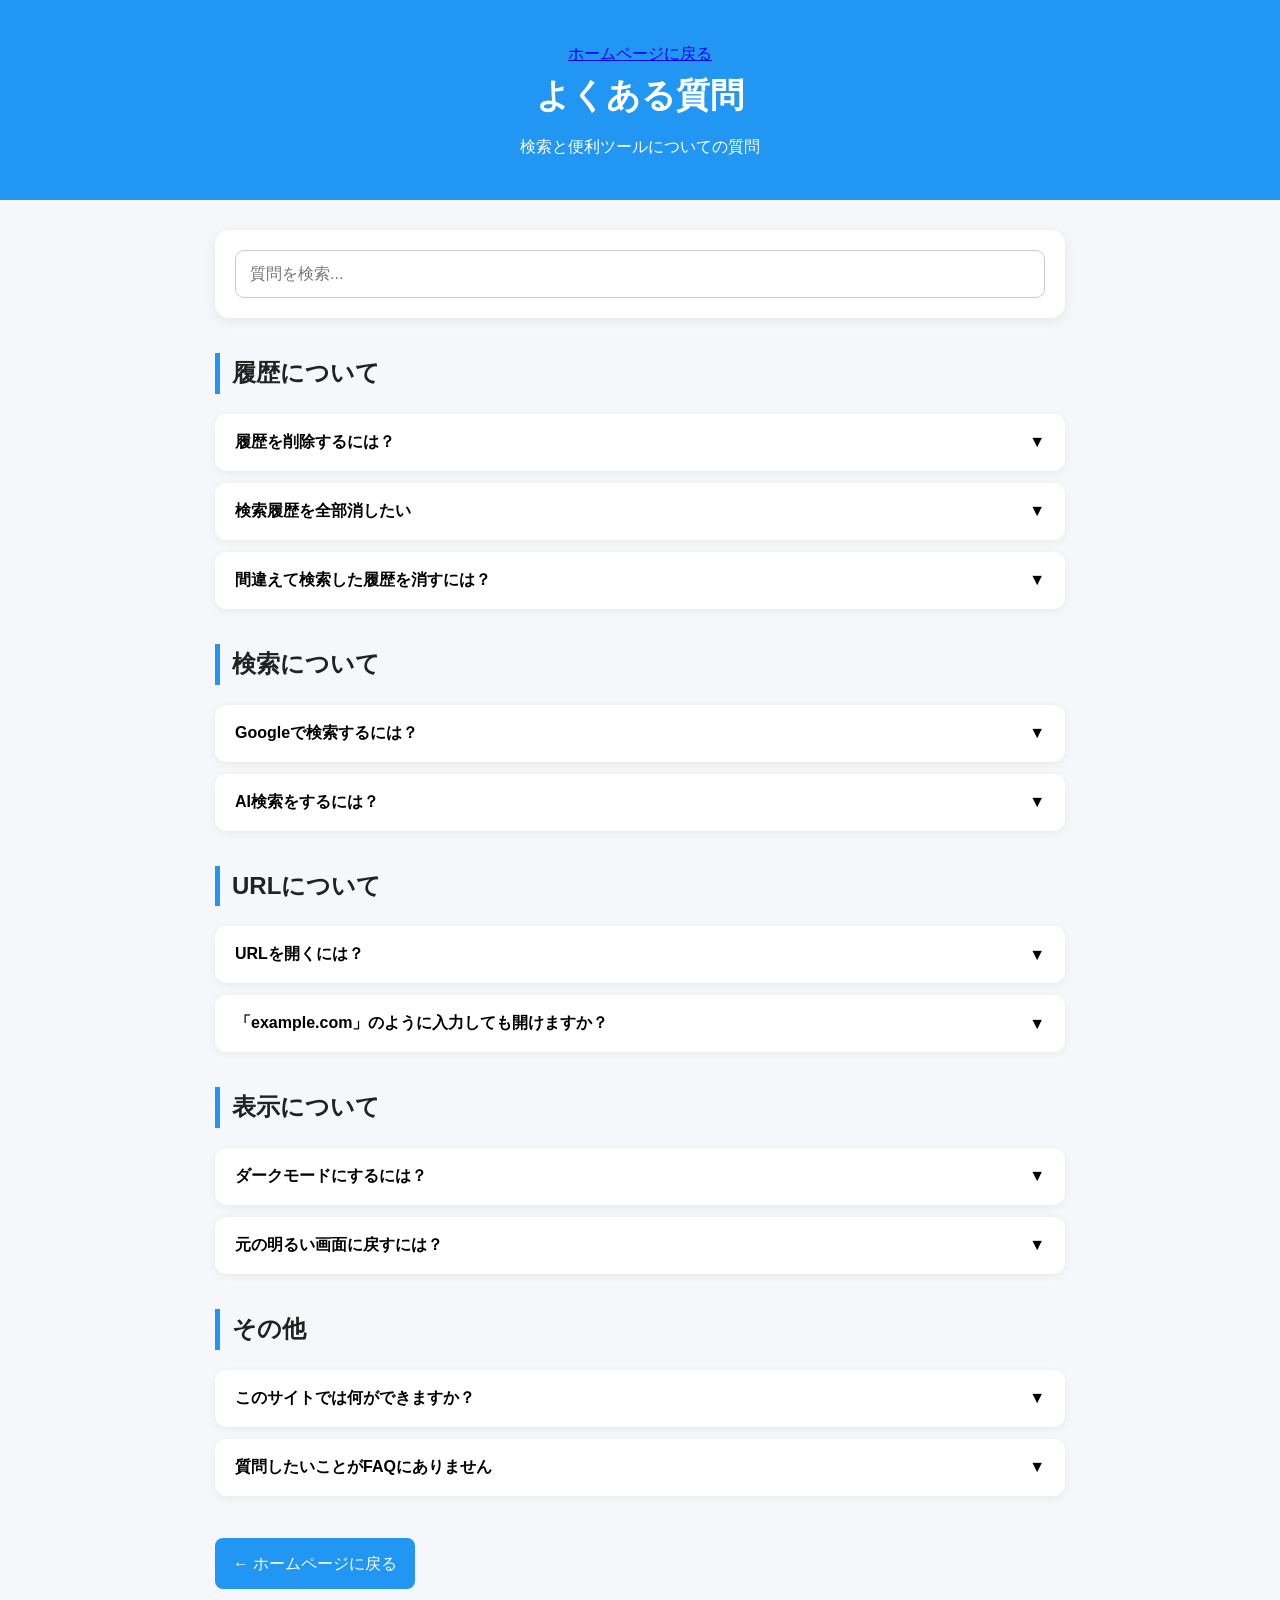
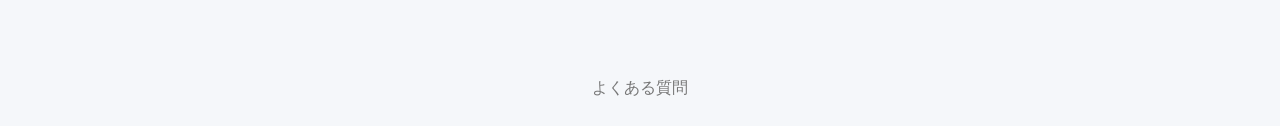
<file: faq.html>
<!DOCTYPE html><html lang="ja">
<head>
  <meta charset="UTF-8">
  <meta name="viewport" content="width=device-width, initial-scale=1.0">  <title>よくある質問 | 検索と便利ツール</title><meta
name="description"
content="検索と便利ツールに関するよくある質問。履歴の削除、検索方法、URLへの移動、ダークモードなどについて説明しています。"

>

  <style>
    * {
      box-sizing: border-box;
    }

    body {
      margin: 0;
      font-family:
        -apple-system,
        BlinkMacSystemFont,
        "Segoe UI",
        "Noto Sans JP",
        sans-serif;
      background: #f5f7fa;
      color: #222;
      line-height: 1.7;
    }

    header {
      background: #2196f3;
      color: white;
      text-align: center;
      padding: 40px 20px;
    }

    header h1 {
      margin: 0 0 8px;
      font-size: 34px;
    }

    header p {
      margin: 0;
    }

    main {
      width: min(850px, calc(100% - 30px));
      margin: 30px auto 60px;
    }

    .search {
      background: white;
      padding: 20px;
      border-radius: 14px;
      margin-bottom: 30px;
      box-shadow: 0 3px 12px rgba(0,0,0,.07);
    }

    .search input {
      width: 100%;
      padding: 14px;
      border: 1px solid #ccc;
      border-radius: 9px;
      font-size: 16px;
    }

    h2 {
      border-left: 5px solid #2196f3;
      padding-left: 12px;
      margin-top: 35px;
    }

    .faq {
      background: white;
      margin: 12px 0;
      border-radius: 12px;
      overflow: hidden;
      box-shadow: 0 2px 8px rgba(0,0,0,.06);
    }

    .question {
      width: 100%;
      border: 0;
      background: white;
      padding: 18px 20px;
      text-align: left;
      font-size: 16px;
      font-weight: bold;
      cursor: pointer;
      display: flex;
      justify-content: space-between;
      align-items: center;
    }

    .question:hover {
      background: #f5f9ff;
    }

    .answer {
      display: none;
      padding: 0 20px 20px;
      border-top: 1px solid #eee;
    }

    .faq.open .answer {
      display: block;
    }

    .arrow {
      transition: transform .2s;
    }

    .faq.open .arrow {
      transform: rotate(180deg);
    }

    .example {
      background: #eef6ff;
      padding: 12px 15px;
      border-radius: 8px;
      margin-top: 15px;
    }

    .home {
      display: inline-block;
      margin-top: 30px;
      padding: 12px 18px;
      background: #2196f3;
      color: white;
      text-decoration: none;
      border-radius: 8px;
    }

    footer {
      text-align: center;
      color: #777;
      padding: 25px;
    }

    .hidden {
      display: none;
    }
  </style></head><body><header><a href="https://ytaka5004911.github.io/ytaka5004911/">ホームページに戻る</a>
  <h1>よくある質問</h1>
  <p>検索と便利ツールについての質問</p>
</header><main>  <div class="search">
    <input
      id="search"
      type="search"
      placeholder="質問を検索..."
      aria-label="質問を検索"
    >
  </div>  <section>
    <h2>履歴について</h2><div class="faq">
  <button class="question">
    <span>履歴を削除するには？</span>
    <span class="arrow">▼</span>
  </button>

  <div class="answer">
    <p>
      ホームページの
      <strong>「履歴をすべて削除」</strong>
      を押してください。
    </p>

    <p>
      保存されている検索履歴がすべて削除されます。
    </p>
  </div>
</div>

<div class="faq">
  <button class="question">
    <span>検索履歴を全部消したい</span>
    <span class="arrow">▼</span>
  </button>

  <div class="answer">
    <p>
      「履歴をすべて削除」を押してください。
    </p>

    <p>
      これまでに保存された検索履歴をまとめて削除できます。
    </p>
  </div>
</div>

<div class="faq">
  <button class="question">
    <span>間違えて検索した履歴を消すには？</span>
    <span class="arrow">▼</span>
  </button>

  <div class="answer">
    <p>
      履歴表示の横にある<strong>「削除」</strong>を押すと、個別削除と、
      <strong>「履歴をすべて削除」</strong>
      を押すと、保存されている履歴をまとめて削除できます。
    </p>
  </div>
</div>

  </section>  <section>
    <h2>検索について</h2><div class="faq">
  <button class="question">
    <span>Googleで検索するには？</span>
    <span class="arrow">▼</span>
  </button>

  <div class="answer">
    <p>
      検索したい言葉を入力して、
      <strong>「Googleで検索」</strong>
      を押してください。
    </p>
  </div>
</div>

<div class="faq">
  <button class="question">
    <span>AI検索をするには？</span>
    <span class="arrow">▼</span>
  </button>

  <div class="answer">
    <p>
      質問や調べたいことを入力して、
      <strong>「AI検索」</strong>
      を押してください。
    </p>

    <div class="example">
      例：<br>
      「富士山の高さは？」<br>
      「東京から大阪までの行き方」
    </div>
  </div>
</div>

  </section>  <section>
    <h2>URLについて</h2><div class="faq">
  <button class="question">
    <span>URLを開くには？</span>
    <span class="arrow">▼</span>
  </button>

  <div class="answer">
    <p>
      検索欄に開きたいURLを入力して、
      <strong>「URLに転送する」</strong>
      を押してください。
    </p>

    <div class="example">
      例：<br>
      https://example.com
    </div>
  </div>
</div>

<div class="faq">
  <button class="question">
    <span>「example.com」のように入力しても開けますか？</span>
    <span class="arrow">▼</span>
  </button>

  <div class="answer">
    <p>
      はい。ドメイン名を入力して
      「URLに転送する」を押してください。
    </p>
  </div>
</div>

  </section>  <section>
    <h2>表示について</h2><div class="faq">
  <button class="question">
    <span>ダークモードにするには？</span>
    <span class="arrow">▼</span>
  </button>

  <div class="answer">
    <p>
      ページ下部の選択欄から
      <strong>「ダークモード」</strong>
      を選んでください。
    </p>
  </div>
</div>

<div class="faq">
  <button class="question">
    <span>元の明るい画面に戻すには？</span>
    <span class="arrow">▼</span>
  </button>

  <div class="answer">
    <p>
      ページ下部の選択欄から
      <strong>「ライトモード」</strong>
      を選んでください。
    </p>
  </div>
</div>

  </section>  <section>
    <h2>その他</h2><div class="faq">
  <button class="question">
    <span>このサイトでは何ができますか？</span>
    <span class="arrow">▼</span>
  </button>

  <div class="answer">
    <p>
      Google検索、AI検索、URLへの移動、
      検索履歴の確認などができます。
    </p>

    <p>
      また、色調合などの便利なツールにも
      アクセスできます。
    </p>
  </div>
</div>

<div class="faq">
  <button class="question">
    <span>質問したいことがFAQにありません</span>
    <span class="arrow">▼</span>
  </button>

  <div class="answer">
    <p>
      FAQに掲載されている内容以外については、
      ホームページの検索機能を利用して調べることができます。
    </p>
  </div>
</div>

  </section>  <a class="home" href="./index.html">
    ← ホームページに戻る
  </a></main><footer>
  よくある質問
</footer><script>
  // FAQの開閉
  document.querySelectorAll(".question").forEach(function(button) {
    button.addEventListener("click", function() {
      button.parentElement.classList.toggle("open");
    });
  });


  // FAQ検索
  const search = document.getElementById("search");
  const faqs = document.querySelectorAll(".faq");
  const sections = document.querySelectorAll("section");

  search.addEventListener("input", function() {
    const keyword = search.value.trim().toLowerCase();

    faqs.forEach(function(faq) {
      const text = faq.textContent.toLowerCase();

      if (!keyword || text.includes(keyword)) {
        faq.classList.remove("hidden");
      } else {
        faq.classList.add("hidden");
      }
    });

    sections.forEach(function(section) {
      const visible = section.querySelectorAll(".faq:not(.hidden)");

      if (keyword && visible.length === 0) {
        section.classList.add("hidden");
      } else {
        section.classList.remove("hidden");
      }
    });
  });
</script></body>
</html>
</file>
